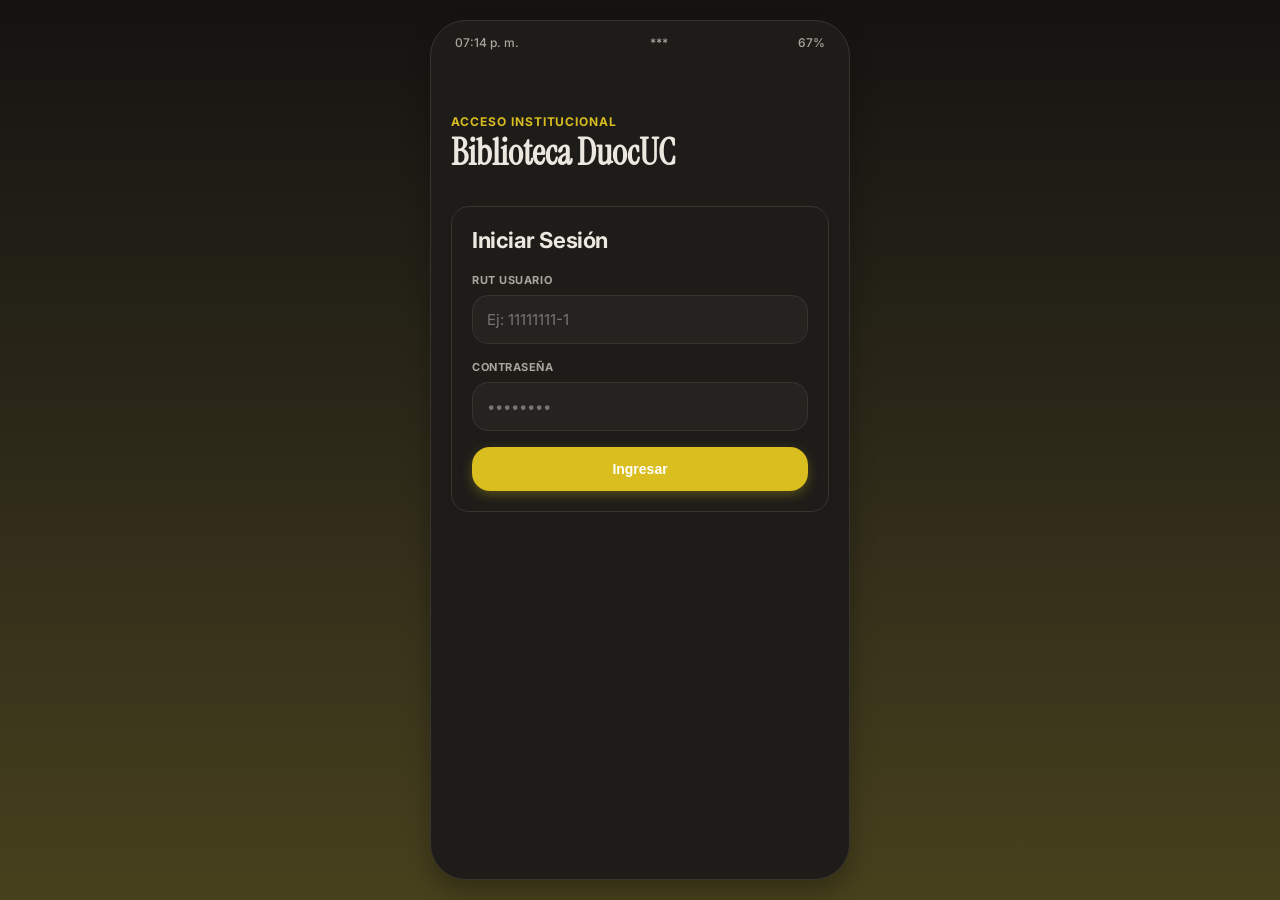
<file: templates/mobile/mobile.html>
<!DOCTYPE html>
<html lang="es" data-theme="light">
<head>
  <meta charset="UTF-8" />
  <meta name="viewport" content="width=device-width, initial-scale=1.0, viewport-fit=cover" />
  <title>App Movil Biblioteca</title>
  <link rel="preconnect" href="https://fonts.googleapis.com">
  <link rel="preconnect" href="https://fonts.gstatic.com" crossorigin>
  <link href="https://fonts.googleapis.com/css2?family=Instrument+Serif&family=Inter:wght@400;500;600;700&display=swap" rel="stylesheet">
  <style>
    :root {
      --bg:#141311; --surface:#1d1c19; --surface-2:#25231f; --text:#ece7df; --muted:#aaa59d;
      --primary:#ffde21d5; --primary-2:#66b0bb; --success:#78b554; --warning:#d3875a; --danger:#d96d7c;
      --border:#38352f; --shadow:0 12px 24px rgba(0,0,0,.28);
    }
    * { box-sizing:border-box; transition: background-color 0.2s ease, border-color 0.2s ease; }
    body {
      margin:0; font-family:'Inter',sans-serif; background:linear-gradient(180deg, var(--bg), color-mix(in srgb, var(--bg) 78%, var(--primary) 22%));
      color:var(--text); min-height:100vh; display:grid; place-items:center; padding:20px;
    }
    .shell {
      width:100%; max-width:420px; height:860px; background:var(--surface); border:1px solid var(--border);
      border-radius:36px; box-shadow:var(--shadow); overflow:hidden; position:relative; display:flex; flex-direction:column;
    }
    .statusbar {
      display:flex; justify-content:space-between; align-items:center; padding:14px 24px 4px; font-size:12px; color:var(--muted); font-weight: 500;
    }
    .screen { display:none; padding:20px 20px 120px; height:calc(100% - 40px); overflow-y:auto; opacity: 0; transform: translateY(10px); }
    .screen.active { display:block; animation: fadeIn 0.3s ease forwards; }
    
    @keyframes fadeIn {
      to { opacity: 1; transform: translateY(0); }
    }

    .hero-card, .card { background:var(--surface); border:1px solid var(--border); border-radius:18px; box-shadow:0 6px 14px rgba(0,0,0,.02); }
    .hero-card { padding:22px; background:linear-gradient(180deg, color-mix(in srgb, var(--surface) 85%, var(--primary) 15%), var(--surface)); }
    .eyebrow { color:var(--primary); font-weight:700; font-size:12px; text-transform:uppercase; letter-spacing:.08em; }
    h1, h2, h3, h4 { margin:0; }
    h1 { font-family:'Instrument Serif', serif; font-size:36px; line-height:1; margin-top:6px; }
    h2 { font-size:22px; margin-bottom:6px; font-weight: 700; letter-spacing: -0.02em; }
    p { margin:0; }
    .muted { color:var(--muted); }
    .row { display:flex; gap:12px; align-items: center; }
    .row.wrap { flex-wrap:wrap; }
    .space { height:16px; }
    
    .search {
      display:flex; align-items:center; gap:10px; margin-top:16px; background:var(--surface-2);
      border:1px solid var(--border); border-radius:18px; padding:14px 16px; cursor:pointer;
    }
    .pill {
      display:inline-flex; align-items:center; justify-content:center; padding:8px 14px; border-radius:999px;
      background:var(--surface-2); color:var(--text); border:1px solid var(--border); font-size:12px; font-weight:600;
    }
    .pill.primary { background:color-mix(in srgb, var(--primary) 15%, var(--surface)); color:var(--primary); border-color:transparent; }
    
    .stats { display:grid; grid-template-columns:repeat(3,1fr); gap:10px; margin-top:18px; }
    .stat { padding:14px 12px; border-radius:18px; background:var(--surface); border:1px solid var(--border); text-align: center; }
    .stat strong { display:block; font-size:22px; color: var(--primary); margin-bottom:2px; }
    
    .section-title { display:flex; justify-content:space-between; align-items:center; margin:24px 0 12px; }
    .list { display:grid; gap:12px; }
    .book { padding:14px; display:grid; grid-template-columns:62px 1fr auto; gap:12px; align-items:center; cursor: pointer; }
    .book:active { background: var(--surface-2); border-radius: 18px; }
    .cover {
      width:62px; height:86px; border-radius:12px; background:linear-gradient(160deg, var(--primary), var(--primary-2));
      display:grid; place-items:center; color:white; font-weight:700; font-size:11px; text-align:center; padding:8px;
    }
    .book h3 { font-size:15px; margin-bottom:4px; font-weight: 600; }
    .book small { display:block; color:var(--muted); line-height:1.4; }
    
    .tag { font-size:11px; font-weight:700; padding:6px 12px; border-radius:999px; text-align: center; white-space: nowrap; }
    .tag.ok { background:rgba(67,122,34,.12); color:var(--success); }
    .tag.warn { background:rgba(150,66,25,.12); color:var(--warning); }
    .tag.danger { background:rgba(161,53,68,.12); color:var(--danger); }
    .tag.disabled { background:var(--surface-2); color:var(--muted); cursor: default; }
    .tag.clickable { cursor: pointer; }
    .tag.clickable:active { transform: scale(0.95); }
    
    .primary-btn, .secondary-btn, .danger-btn {
      width:100%; border:none; padding:14px 18px; border-radius:18px; font-weight:700; font-size:14px; cursor:pointer; display: inline-flex; justify-content: center; align-items: center; gap: 6px;
    }
    .primary-btn { background:var(--primary); color:white; box-shadow: 0 4px 12px color-mix(in srgb, var(--primary) 30%, transparent); }
    .primary-btn:active { transform: scale(0.98); }
    .primary-btn:disabled { opacity: 0.4; cursor: not-allowed; transform: none; }
    .secondary-btn { background:var(--surface-2); color:var(--text); border:1px solid var(--border); }
    .danger-btn { background: rgba(161,53,68,0.1); color: var(--danger); border: 1px solid rgba(161,53,68,0.2); }
    
    .form-card { padding:20px; margin-bottom: 16px; }
    label { display:block; font-size:11px; font-weight:700; color:var(--muted); margin-bottom:8px; text-transform:uppercase; letter-spacing:.05em; }
    input, select {
      width:100%; border:1px solid var(--border); background:var(--surface-2); color:var(--text); border-radius:16px;
      padding:14px; font-size:15px; margin-bottom:16px; font-family: inherit; -webkit-appearance: none;
    }
    input:focus, select:focus { outline:2px solid var(--primary); background: var(--surface); }
    
    .detail { padding:18px; }
    .detail-grid { display:grid; gap:12px; }
    .detail-row { display:flex; justify-content:space-between; padding:10px 0; border-bottom:1px solid var(--border); }
    .detail-row:last-child { border-bottom:none; }
    .detail-label { color:var(--muted); font-size:13px; }
    .detail-value { font-weight:600; font-size:13px; text-align: right; }
    
    /* Copias en detalle */
    .copias-list { margin-top: 16px; }
    .copia-item {
      display: flex; justify-content: space-between; align-items: center;
      padding: 12px 14px; background: var(--surface-2); border: 1px solid var(--border);
      border-radius: 14px; margin-bottom: 8px;
    }
    .copia-info { display: flex; align-items: center; gap: 10px; }
    .copia-id { font-weight: 700; font-size: 13px; color: var(--text); }
    .copia-estado { font-size: 11px; }
    
    .kpi-grid { display:grid; grid-template-columns:1fr 1fr; gap:12px; }
    .kpi { padding:16px; border-radius:18px; background:var(--surface-2); border:1px solid var(--border); }
    .kpi strong { font-size:26px; display:block; margin-bottom:4px; color: var(--text); }
    
    .bottom-nav {
      position:absolute; left:16px; right:16px; bottom:16px; display:none; grid-template-columns:repeat(3,1fr);
      gap:8px; background:color-mix(in srgb, var(--surface) 85%, transparent); backdrop-filter:blur(20px);
      border:1px solid var(--border); border-radius:26px; padding:8px; box-shadow:var(--shadow); z-index: 100;
    }
    .bottom-nav.admin-mode { grid-template-columns:repeat(4,1fr); }
    .nav-item {
      border:none; background:transparent; color:var(--muted); border-radius:18px; padding:10px 4px; font-size:11px; font-weight:700;
      display:grid; gap:4px; justify-items:center; cursor:pointer;
    }
    .nav-item.active { background:var(--surface); color:var(--primary); box-shadow: 0 4px 10px rgba(0,0,0,0.04); }
    .nav-icon { width:20px; height:20px; border-radius:4px; background:currentColor; mask-size:contain; mask-position:center; mask-repeat:no-repeat; -webkit-mask-size:contain; -webkit-mask-position:center; -webkit-mask-repeat:no-repeat; }
    
    .icon-home { mask-image:url('data:image/svg+xml;utf8,<svg xmlns="http://www.w3.org/2000/svg" viewBox="0 0 24 24" fill="black"><path d="M12 3l9 7v11h-6v-7H9v7H3V10l9-7z"/></svg>'); -webkit-mask-image:url('data:image/svg+xml;utf8,<svg xmlns="http://www.w3.org/2000/svg" viewBox="0 0 24 24" fill="black"><path d="M12 3l9 7v11h-6v-7H9v7H3V10l9-7z"/></svg>'); }
    .icon-search { mask-image:url('data:image/svg+xml;utf8,<svg xmlns="http://www.w3.org/2000/svg" viewBox="0 0 24 24" fill="black"><path d="M10 2a8 8 0 105.293 14.293l4.707 4.707 1.414-1.414-4.707-4.707A8 8 0 0010 2zm0 2a6 6 0 110 12 6 6 0 010-12z"/></svg>'); -webkit-mask-image:url('data:image/svg+xml;utf8,<svg xmlns="http://www.w3.org/2000/svg" viewBox="0 0 24 24" fill="black"><path d="M10 2a8 8 0 105.293 14.293l4.707 4.707 1.414-1.414-4.707-4.707A8 8 0 0010 2zm0 2a6 6 0 110 12 6 6 0 010-12z"/></svg>'); }
    .icon-book { mask-image:url('data:image/svg+xml;utf8,<svg xmlns="http://www.w3.org/2000/svg" viewBox="0 0 24 24" fill="black"><path d="M5 3h11a4 4 0 014 4v14H8a3 3 0 00-3 3V3zm3 2v13h10V7a2 2 0 00-2-2H8z"/></svg>'); -webkit-mask-image:url('data:image/svg+xml;utf8,<svg xmlns="http://www.w3.org/2000/svg" viewBox="0 0 24 24" fill="black"><path d="M5 3h11a4 4 0 014 4v14H8a3 3 0 00-3 3V3zm3 2v13h10V7a2 2 0 00-2-2H8z"/></svg>'); }
    .icon-user { mask-image:url('data:image/svg+xml;utf8,<svg xmlns="http://www.w3.org/2000/svg" viewBox="0 0 24 24" fill="black"><path d="M12 12a5 5 0 100-10 5 5 0 000 10zm0 2c-4.418 0-8 2.239-8 5v3h16v-3c0-2.761-3.582-5-8-5z"/></svg>'); -webkit-mask-image:url('data:image/svg+xml;utf8,<svg xmlns="http://www.w3.org/2000/svg" viewBox="0 0 24 24" fill="black"><path d="M12 12a5 5 0 100-10 5 5 0 000 10zm0 2c-4.418 0-8 2.239-8 5v3h16v-3c0-2.761-3.582-5-8-5z"/></svg>'); }
    
    .header-inline { display:flex; justify-content:space-between; align-items:center; margin-bottom:18px; }
    .logout-btn { display: inline-flex; align-items: center; gap: 4px; padding: 8px 12px; background: rgba(161,53,68,0.1); color: var(--danger); border: none; border-radius: 12px; font-size: 12px; font-weight: 700; cursor: pointer; }
    .notice { padding:14px 16px; border-radius:18px; background:color-mix(in srgb, var(--primary) 10%, var(--surface)); border:1px solid var(--border); font-size: 13px; line-height: 1.4; }
    
    .admin-menu-grid { display:grid; gap:12px; }
    .admin-menu-item { padding:16px; text-align: left; background: var(--surface); border: 1px solid var(--border); border-radius: 18px; cursor: pointer; display: flex; justify-content: space-between; align-items: center; }
    .admin-menu-item:active { background: var(--surface-2); }
    .sub-view { display: none; }
    .sub-view.active { display: block; }
    .table-list { width: 100%; border-collapse: collapse; margin-top: 8px; }
    .table-list th, .table-list td { padding: 10px; border-bottom: 1px solid var(--border); text-align: left; font-size: 13px; }
    .table-list th { color: var(--muted); text-transform: uppercase; font-size: 11px; }
    .error-msg { color:var(--danger); font-size:13px; font-weight:600; margin-bottom:14px; display:none; padding: 10px; background: rgba(161,53,68,0.08); border-radius: 10px; text-align: center; }
    .success-msg { color:var(--success); font-size:13px; font-weight:600; margin-bottom:14px; display:none; padding: 10px; background: rgba(67,122,34,0.08); border-radius: 10px; text-align: center; }
    .loading-msg { color:var(--muted); font-size:13px; text-align:center; padding:20px; }
    .empty-state { text-align:center; padding: 40px 20px; color: var(--muted); }
    .empty-state span { font-size: 32px; display: block; margin-bottom: 10px; }
    .stock-indicator { font-size: 12px; color: var(--muted); margin-top: 2px; }
  </style>
</head>
<body>
  <div class="shell" role="application" aria-label="App móvil de biblioteca">
    <div class="statusbar"><span id="clock">06:07</span><span>***</span><span>67%</span></div>

    <!--   LOGIN   -->
    <section class="screen active" id="screen-login">
      <div class="header-inline" style="margin-top: 40px; margin-bottom: 35px;">
        <div>
          <div class="eyebrow">Acceso Institucional</div>
          <h1>Biblioteca DuocUC</h1>
        </div>
      </div>
      <div class="form-card card">
        <h2 style="margin-bottom: 20px;">Iniciar Sesión</h2>
        <div id="login-error" class="error-msg"></div>
        <label for="input-rut">RUT Usuario</label>
        <input id="input-rut" type="text" placeholder="Ej: 11111111-1" required />
        <label for="input-password">Contraseña</label>
        <input id="input-password" type="password" placeholder="••••••••" required />
        <button class="primary-btn" onclick="procesarLogin()">Ingresar</button>
      </div>
    </section>

    <!--   HOME   -->
    <section class="screen" id="screen-home">
      <div class="header-inline">
        <div>
          <div class="eyebrow" id="user-role-label">Estudiante</div>
          <h1 id="user-welcome-label">Tu biblioteca</h1>
        </div>
        <button class="logout-btn" onclick="cerrarSesion()">Salir</button>
      </div>
      <div class="hero-card">
        <p class="muted" style="font-size: 13px; margin-bottom: 4px;">Resumen general de tu cuenta</p>
        <div class="stats">
          <div class="stat"><strong id="home-count-prestamos">0</strong><span class="muted" style="font-size:11px;">Préstamos</span></div>
          <div class="stat"><strong id="home-count-reservas">0</strong><span class="muted" style="font-size:11px;">Reservas</span></div>
          <div class="stat"><strong id="home-count-atrasos">0</strong><span class="muted" style="font-size:11px;">Atrasos</span></div>
        </div>
        <div class="space"></div>
        <div class="notice" id="home-notice-box">No registras alertas pendientes.</div>
      </div>
      <div class="search" onclick="showScreen('search'); cargarCatalogoReal();">
        <span>🔎</span>
        <span class="muted">Buscar por título, autor...</span>
      </div>
    </section>

    <!--   BÚSQUEDA   -->
    <section class="screen" id="screen-search">
      <div class="header-inline">
        <div>
          <div class="eyebrow">Búsqueda</div>
          <h2>Catálogo</h2>
        </div>
      </div>
      <div class="form-card card">
        <label for="busqueda">Filtrar material</label>
        <input id="busqueda" placeholder="Buscar material..." oninput="filtrarCatalogoReal()" />
        <div class="row wrap"><span class="pill primary">Filtro Inteligente</span></div>
      </div>
      <div class="section-title"><h2>Resultados</h2><span class="muted" id="result-count"></span></div>
      <div class="list" id="contenedor-libros"></div>
    </section>

    <!--   DETALLE CON COPIAS   -->
    <section class="screen" id="screen-detail">
      <div class="header-inline">
        <div>
          <div class="eyebrow">Catálogo</div>
          <h2>Detalle de Material</h2>
        </div>
        <button class="secondary-btn" style="width:auto;padding:10px 12px;" onclick="showScreen('search')">Volver</button>
      </div>
      <div class="card detail" id="bloque-detalle">
        <p class="loading-msg">Cargando detalle...</p>
      </div>
    </section>

    <!--   MI FICHA   -->
    <section class="screen" id="screen-loans">
      <div class="header-inline">
        <div>
          <div class="eyebrow">Mi Ficha Académica</div>
          <h2>Estado de Cuentas</h2>
        </div>
      </div>
      <div class="kpi-grid">
        <div class="kpi"><strong id="kpi-total-prestamos">0</strong><span class="muted">Total histórico</span></div>
        <div class="kpi"><strong id="kpi-vigentes" style="color:var(--success);">0</strong><span class="muted">Vigentes</span></div>
      </div>
      <div class="section-title"><h2>Mis Libros</h2></div>
      <div class="list" id="lista-prestamos-reales"></div>
    </section>

    <!--   ADMIN   -->
    <section class="screen" id="screen-admin">
      
      <div id="admin-main-menu" class="sub-view active">
        <div class="header-inline">
          <div>
            <div class="eyebrow">Administración</div>
            <h2>Panel Operaciones</h2>
          </div>
          <span class="pill primary">Estación</span>
        </div>
        <div class="admin-menu-grid">
          <div class="admin-menu-item" onclick="openAdminSubView('view-categories'); cargarCategoriasBD();">
            <div><strong>🗂️ Categorías</strong><p class="muted" style="font-size:12px;">Tipos de material</p></div>
            <span>❯</span>
          </div>
          <div class="admin-menu-item" onclick="openAdminSubView('view-reservas'); cargarReservasAdmin();">
            <div><strong>📋 Reservas Pendientes</strong><p class="muted" style="font-size:12px;">Entregar libros</p></div>
            <span>❯</span>
          </div>
          <div class="admin-menu-item" onclick="openAdminSubView('view-inventory')">
            <div><strong>📦 Inventario</strong><p class="muted" style="font-size:12px;">Ajustar stock y estados</p></div>
            <span>❯</span>
          </div>
          <div class="admin-menu-item" onclick="openAdminSubView('view-transactions')">
            <div><strong>🔄 Transacciones</strong><p class="muted" style="font-size:12px;">Préstamo/Devolución manual</p></div>
            <span>❯</span>
          </div>
          <div class="admin-menu-item" onclick="openAdminSubView('view-ranking'); cargarRankingBD();">
            <div><strong>📊 Más Pedidos</strong><p class="muted" style="font-size:12px;">Ranking de materiales</p></div>
            <span>❯</span>
          </div>
        </div>
      </div>

      <div id="view-categories" class="sub-view">
        <div class="header-inline">
          <h2>Categorías</h2>
          <button class="secondary-btn" style="width:auto;padding:8px 12px;" onclick="closeAdminSubView()">Volver</button>
        </div>
        <div class="form-card card">
          <label>Agregar Nuevo Tipo</label>
          <input id="input-cat-nombre" type="text" placeholder="Ej: Material Digital" />
          <div id="cat-success" class="success-msg"></div>
          <button class="primary-btn" onclick="guardarCategoria()">Guardar Categoría</button>
        </div>
        <table class="table-list">
          <thead><tr><th>Nombre</th><th>Estado</th><th>Acción</th></tr></thead>
          <tbody id="tabla-categorias-body">
            <tr><td colspan="3" class="loading-msg">Cargando...</td></tr>
          </tbody>
        </table>
      </div>

      <div id="view-reservas" class="sub-view">
        <div class="header-inline">
          <h2>Reservas Pendientes</h2>
          <button class="secondary-btn" style="width:auto;padding:8px 12px;" onclick="closeAdminSubView()">Volver</button>
        </div>
        <div class="list" id="lista-reservas-admin">
          <p class="loading-msg">Cargando reservas...</p>
        </div>
      </div>

      <div id="view-inventory" class="sub-view">
        <div class="header-inline">
          <h2>Inventario</h2>
          <button class="secondary-btn" style="width:auto;padding:8px 12px;" onclick="closeAdminSubView()">Volver</button>
        </div>
        <div class="form-card card">
          <label>ID Copia / Ejemplar</label>
          <input id="inv-idcopia" type="number" placeholder="Ej: 1" />
          <label>Acción</label>
          <select id="inv-estado">
            <option value="Disponible">Disponible</option>
            <option value="Dañado">Registrar como Dañado</option>
            <option value="Baja">Dar de Baja</option>
          </select>
          <div id="inv-success" class="success-msg"></div>
          <div id="inv-error" class="error-msg"></div>
          <button class="primary-btn" onclick="actualizarInventario()">Aplicar Cambio</button>
        </div>
      </div>

      <div id="view-transactions" class="sub-view">
        <div class="header-inline">
          <h2>Transacciones</h2>
          <button class="secondary-btn" style="width:auto;padding:8px 12px;" onclick="closeAdminSubView()">Volver</button>
        </div>
        <div class="form-card card">
          <label>RUT del Alumno</label>
          <input id="tx-rut" type="text" placeholder="11111111-1" />
          <label>ID Copia del Material</label>
          <input id="tx-idcopia" type="number" placeholder="Ej: 1" />
          <div id="tx-success" class="success-msg"></div>
          <div id="tx-error" class="error-msg"></div>
          <div class="row">
            <button class="primary-btn" style="background:var(--success);box-shadow:none;" onclick="transaccionPrestamo()">Préstamo</button>
            <button class="primary-btn" style="background:var(--primary-2);box-shadow:none;" onclick="transaccionDevolucion()">Devolución</button>
          </div>
        </div>
      </div>

      <div id="view-ranking" class="sub-view">
        <div class="header-inline">
          <h2>Más Pedidos</h2>
          <button class="secondary-btn" style="width:auto;padding:8px 12px;" onclick="closeAdminSubView()">Volver</button>
        </div>
        <p class="muted" style="font-size:13px; margin-bottom:12px;">Apoyo técnico para reposición:</p>
        <div class="list" id="lista-ranking">
          <p class="loading-msg">Cargando ranking...</p>
        </div>
      </div>

    </section>

    <nav class="bottom-nav" id="main-nav" aria-label="Navegación principal">
      <button class="nav-item active" data-screen="home"><span class="nav-icon icon-home"></span><span>Inicio</span></button>
      <button class="nav-item" data-screen="search"><span class="nav-icon icon-search"></span><span>Buscar</span></button>
      <button class="nav-item" data-screen="loans"><span class="nav-icon icon-book"></span><span>Mi ficha</span></button>
      <button class="nav-item" data-screen="admin" id="nav-admin-tab" style="display:none;"><span class="nav-icon icon-user"></span><span>Admin</span></button>
    </nav>
  </div>

  <script>
    //   VARIABLES GLOBALES  
    let librosCargados = [];
    
    const screens = {
      login: document.getElementById('screen-login'),
      home: document.getElementById('screen-home'),
      search: document.getElementById('screen-search'),
      detail: document.getElementById('screen-detail'),
      loans: document.getElementById('screen-loans'),
      admin: document.getElementById('screen-admin')
    };
    
    const navItems = document.querySelectorAll('.nav-item');
    const mainNav = document.getElementById('main-nav');
    const adminTab = document.getElementById('nav-admin-tab');

    function updateClock() {
      const now = new Date();
      document.getElementById('clock').textContent = now.toLocaleTimeString('es-CL', {hour:'2-digit', minute:'2-digit'});
    }
    updateClock();
    setInterval(updateClock, 30000);

    //   NAVEGACIÓN  
    function showScreen(name) {
      Object.values(screens).forEach(s => s.classList.remove('active'));
      if (screens[name]) screens[name].classList.add('active');
      navItems.forEach(item => item.classList.toggle('active', item.dataset.screen === name));
    }

    navItems.forEach(item => {
      item.addEventListener('click', () => {
        const destino = item.dataset.screen;
        showScreen(destino);
        if (destino === 'search') cargarCatalogoReal();
        if (destino === 'loans') cargarFichaCompletaBD();
        if (destino === 'admin') closeAdminSubView();
      });
    });

    //   ADMIN SUB-VIEWS  
    function openAdminSubView(viewId) {
      document.querySelectorAll('.sub-view').forEach(v => v.classList.remove('active'));
      document.getElementById(viewId).classList.add('active');
    }

    function closeAdminSubView() {
      document.querySelectorAll('.sub-view').forEach(v => v.classList.remove('active'));
      document.getElementById('admin-main-menu').classList.add('active');
    }

    //   LOGIN  
    async function procesarLogin() {
      const rut = document.getElementById('input-rut').value.trim();
      const password = document.getElementById('input-password').value;
      const errorDiv = document.getElementById('login-error');
      errorDiv.style.display = 'none';

      if (!rut || !password) {
        errorDiv.innerText = "Completa todos los campos";
        errorDiv.style.display = 'block';
        return;
      }

      try {
        const response = await fetch('/api/login', {
          method: 'POST',
          headers: { 'Content-Type': 'application/json' },
          body: JSON.stringify({ rut, password })
        });
        const resultado = await response.json();

        if (resultado.success) {
          if (resultado.idtipousuario === 1) {
            document.getElementById('user-role-label').innerText = "Administrador";
            adminTab.style.display = "grid";
            mainNav.classList.add('admin-mode');
          } else {
            document.getElementById('user-role-label').innerText = "Estudiante";
            adminTab.style.display = "none";
            mainNav.classList.remove('admin-mode');
          }
          document.getElementById('user-welcome-label').innerText = `¡Hola, ${resultado.nombre}!`;
          mainNav.style.display = "grid";
          await cargarResumenBD();
          showScreen('home');
        } else {
          errorDiv.innerText = resultado.message;
          errorDiv.style.display = 'block';
        }
      } catch (error) {
        errorDiv.innerText = "Error de conexión con el servidor";
        errorDiv.style.display = 'block';
      }
    }

    async function cerrarSesion() {
      try { await fetch('/api/logout', { method: 'POST' }); } catch (e) {}
      document.getElementById('input-rut').value = "";
      document.getElementById('input-password').value = "";
      mainNav.style.display = "none";
      librosCargados = [];
      showScreen('login');
    }

    //   RESUMEN HOME  
    async function cargarResumenBD() {
      try {
        const response = await fetch('/api/resumen_usuario');
        if (response.ok) {
          const data = await response.json();
          document.getElementById('home-count-prestamos').innerText = data.prestamos;
          document.getElementById('home-count-reservas').innerText = data.reservas;
          document.getElementById('home-count-atrasos').innerText = data.atrasos;

          const noticeBox = document.getElementById('home-notice-box');
          if (data.atrasos > 0) {
            noticeBox.innerHTML = `⚠️ Tienes <strong>${data.atrasos} libro(s) atrasado(s)</strong>. Acércate al mesón.`;
            noticeBox.style.background = "rgba(161,53,68,0.1)";
          } else if (data.prestamos > 0) {
            noticeBox.innerHTML = `📘 Tienes <strong>${data.prestamos} libro(s)</strong> vigentes.`;
            noticeBox.style.background = "color-mix(in srgb, var(--primary) 10%, var(--surface))";
          } else {
            noticeBox.innerText = "No registras alertas pendientes.";
            noticeBox.style.background = "var(--surface-2)";
          }
        }
      } catch (error) {
        console.error("Error cargando resumen:", error);
      }
    }

    //   CATÁLOGO AGRUPADO (  
    async function cargarCatalogoReal() {
      const contenedor = document.getElementById('contenedor-libros');
      contenedor.innerHTML = '<p class="loading-msg">Cargando catálogo...</p>';
      document.getElementById('result-count').textContent = '';

      try {
        const response = await fetch('/api/catalogo_agrupado');
        if (response.ok) {
          const data = await response.json();
          librosCargados = data.libros || [];
          renderizarLibros(librosCargados);
        } else {
          contenedor.innerHTML = '<p class="error-msg" style="display:block;">Error al cargar catálogo</p>';
        }
      } catch (e) {
        contenedor.innerHTML = '<p class="error-msg" style="display:block;">Error de conexión</p>';
      }
    }

    function renderizarLibros(lista) {
      const contenedor = document.getElementById('contenedor-libros');
      document.getElementById('result-count').textContent = `${lista.length} resultado(s)`;
      
      if (lista.length === 0) {
        contenedor.innerHTML = '<div class="empty-state"><span>📭</span><p>No se encontraron materiales.</p></div>';
        return;
      }

      contenedor.innerHTML = '';
      lista.forEach(libro => {
        const disponibles = libro.copias_disponibles || 0;
        const total = libro.total_copias || 0;
        
        let tagClass = 'ok';
        let tagText = `${disponibles} disp.`;
        
        if (disponibles === 0) {
          tagClass = 'danger';
          tagText = 'Sin stock';
        } else if (disponibles < total) {
          tagClass = 'warn';
        }

        contenedor.innerHTML += `
          <div class="card book" onclick="verDetalleLibro(${libro.idmaterial})">
            <div class="cover">${libro.titulo.substring(0, 15)}...</div>
            <div>
              <h3>${libro.titulo}</h3>
              <small>${libro.autor}</small>
              <div class="stock-indicator">${disponibles}/${total} copias disponibles</div>
            </div>
            <span class="tag ${tagClass}">${tagText}</span>
          </div>
        `;
      });
    }

    function filtrarCatalogoReal() {
      const texto = document.getElementById('busqueda').value.toLowerCase().trim();
      const filtrados = librosCargados.filter(libro => 
        libro.titulo.toLowerCase().includes(texto) || 
        libro.autor.toLowerCase().includes(texto)
      );
      renderizarLibros(filtrados);
    }

    //   DETALLE LIBRO CON COPIAS   
    async function verDetalleLibro(idmaterial) {
      const bloque = document.getElementById('bloque-detalle');
      bloque.innerHTML = '<p class="loading-msg">Cargando detalle y copias...</p>';
      showScreen('detail');

      try {
        const response = await fetch(`/api/material/${idmaterial}/copias`);
        const data = await response.json();

        if (data.success) {
          const m = data.material;
          const copias = data.copias;
          
          const disponibles = copias.filter(c => c.estado === 'Disponible').length;
          
          bloque.innerHTML = `
            <div style="text-align:center; margin-bottom:20px;">
              <div class="cover" style="width:100px;height:140px;margin:0 auto;font-size:14px;">${m.titulo.substring(0, 20)}...</div>
            </div>
            <h2 style="text-align:center; margin-bottom:5px;">${m.titulo}</h2>
            <p style="text-align:center; color:var(--muted); margin-bottom:20px;">${m.autor} • ${m.tipo || 'N/A'}</p>
            
            <div class="detail-grid" style="margin-bottom:20px;">
              <div class="detail-row">
                <span class="detail-label">Total copias</span>
                <span class="detail-value">${copias.length}</span>
              </div>
              <div class="detail-row">
                <span class="detail-label">Disponibles</span>
                <span class="detail-value" style="color: ${disponibles > 0 ? 'var(--success)' : 'var(--danger)'}">${disponibles}</span>
              </div>
            </div>

            <h3 style="color:var(--primary); font-size:14px; margin-bottom:12px; text-transform:uppercase; letter-spacing:0.05em;">Estado de Copias</h3>
            <div class="copias-list">
              ${copias.length === 0 ? '<p class="muted" style="text-align:center; padding:15px;">No hay copias registradas</p>' : ''}
              ${copias.map(c => {
                const esDisponible = c.estado === 'Disponible';
                const estadoColor = esDisponible ? 'var(--success)' : (c.estado === 'Reservado' ? 'var(--warning)' : 'var(--danger)');
                return `
                  <div class="copia-item">
                    <div class="copia-info">
                      <span class="copia-id">#${c.idcopia}</span>
                      <span class="copia-estado" style="color:${estadoColor}">${c.estado}</span>
                    </div>
                    ${esDisponible 
                      ? `<button class="tag ok clickable" onclick="reservarLibro(${c.idcopia}, ${idmaterial})">Reservar</button>` 
                      : `<span class="tag disabled">${c.estado}</span>`
                    }
                  </div>
                `;
              }).join('')}
            </div>
          `;
        } else {
          bloque.innerHTML = '<p class="error-msg" style="display:block;">Error al cargar detalle</p>';
        }
      } catch (e) {
        bloque.innerHTML = '<p class="error-msg" style="display:block;">Error de conexión</p>';
      }
    }

    //   RESERVAR LIBRO  
    async function reservarLibro(idcopia, idmaterial) {
      if (!confirm("¿Confirmas la reserva de esta copia?")) return;

      try {
        const response = await fetch('/api/resumen_usuario', {
          method: 'POST',
          headers: { 'Content-Type': 'application/json' },
          body: JSON.stringify({ idcopia })
        });

        const data = await response.json();

        if (data.success) {
          alert(data.mensaje);
          // Volver a cargar el detalle para actualizar el estado de las copias
          if (idmaterial) {
            verDetalleLibro(idmaterial);
          } else {
            librosCargados = [];
            await cargarResumenBD();
            showScreen('home');
          }
        } else {
          alert("Error: " + data.error);
        }
      } catch (e) {
        alert("Error de conexión al reservar");
      }
    }

    //   MI FICHA   
    async function cargarFichaCompletaBD() {
      const contenedor = document.getElementById('lista-prestamos-reales');
      contenedor.innerHTML = '<p class="loading-msg">Cargando historial...</p>';

      try {
        const response = await fetch('/api/mis_prestamos');
        if (response.ok) {
          const prestamos = await response.json();
          
          document.getElementById('kpi-total-prestamos').innerText = prestamos.length;
          const vigentes = prestamos.filter(p => p.estado === 'Vigente').length;
          document.getElementById('kpi-vigentes').innerText = vigentes;

          contenedor.innerHTML = '';

          if (prestamos.length === 0) {
            contenedor.innerHTML = '<div class="empty-state"><span>📭</span><p>No tienes préstamos registrados.</p></div>';
            return;
          }

          prestamos.forEach(item => {
            let tagClass = 'ok';
            if (item.estado === 'Atrasado') tagClass = 'danger';
            else if (item.estado === 'Devuelto') tagClass = 'disabled';
            else if (item.estado === 'Reservado') tagClass = 'warn';

            contenedor.innerHTML += `
              <div class="card book">
                <div class="cover">${item.titulo.substring(0, 12)}...</div>
                <div>
                  <h3>${item.titulo}</h3>
                  <small>Copia: #${item.idcopia}<br>Dev: ${item.fecha_devolucion || 'Pendiente'}</small>
                </div>
                <span class="tag ${tagClass}">${item.estado}</span>
              </div>
            `;
          });
        }
      } catch (error) {
        contenedor.innerHTML = '<p class="error-msg" style="display:block;">Error al cargar historial</p>';
      }
    }

    //   ADMIN: CATEGORÍAS  
    async function cargarCategoriasBD() {
      const tbody = document.getElementById('tabla-categorias-body');
      tbody.innerHTML = '<tr><td colspan="3" class="loading-msg">Cargando...</td></tr>';

      try {
        const response = await fetch('/api/categorias');
        const data = await response.json();
        
        if (data.success) {
          tbody.innerHTML = '';
          data.categorias.forEach(cat => {
            const activa = cat.activo === 1;
            tbody.innerHTML += `
              <tr>
                <td>${cat.nombre}</td>
                <td><span class="tag ${activa ? 'ok' : 'danger'}">${activa ? 'Activo' : 'Inactivo'}</span></td>
                <td>
                  <button class="tag ${activa ? 'danger' : 'ok'} clickable" onclick="toggleCategoria(${cat.idtipo})">
                    ${activa ? 'Desactivar' : 'Activar'}
                  </button>
                </td>
              </tr>
            `;
          });
        }
      } catch (e) {
        tbody.innerHTML = '<tr><td colspan="3" class="error-msg" style="display:block;">Error al cargar</td></tr>';
      }
    }

    async function guardarCategoria() {
      const nombre = document.getElementById('input-cat-nombre').value.trim();
      const successDiv = document.getElementById('cat-success');
      successDiv.style.display = 'none';

      if (!nombre) return alert("Escribe un nombre");

      try {
        const response = await fetch('/api/categorias', {
          method: 'POST',
          headers: { 'Content-Type': 'application/json' },
          body: JSON.stringify({ nombre })
        });
        const data = await response.json();
        
        if (data.success) {
          successDiv.innerText = data.message;
          successDiv.style.display = 'block';
          document.getElementById('input-cat-nombre').value = '';
          cargarCategoriasBD();
        } else {
          alert(data.message);
        }
      } catch (e) {
        alert("Error al guardar");
      }
    }

    async function toggleCategoria(idtipo) {
      try {
        const response = await fetch(`/api/categorias/${idtipo}/toggle`, { method: 'POST' });
        const data = await response.json();
        if (data.success) {
          cargarCategoriasBD();
        } else {
          alert(data.message);
        }
      } catch (e) {
        alert("Error al cambiar estado");
      }
    }

    //   ADMIN: RESERVAS  
    async function cargarReservasAdmin() {
      const contenedor = document.getElementById('lista-reservas-admin');
      contenedor.innerHTML = '<p class="loading-msg">Cargando reservas...</p>';

      try {
        const response = await fetch('/api/admin/ver_reservas');
        const data = await response.json();

        if (data.success) {
          if (data.reservas.length === 0) {
            contenedor.innerHTML = '<div class="empty-state"><span>✅</span><p>No hay reservas pendientes.</p></div>';
            return;
          }

          contenedor.innerHTML = '';
          data.reservas.forEach(r => {
            contenedor.innerHTML += `
              <div class="card book">
                <div class="cover">${r.titulo.substring(0, 12)}...</div>
                <div>
                  <h3>${r.titulo}</h3>
                  <small>${r.alumno}<br>RUT: ${r.rut}<br>${r.fecha_prestamo}</small>
                </div>
                <span class="tag ok clickable" onclick="entregarLibro(${r.idprestamo}, ${r.idcopia})">Entregar</span>
              </div>
            `;
          });
        }
      } catch (e) {
        contenedor.innerHTML = '<p class="error-msg" style="display:block;">Error al cargar</p>';
      }
    }

    async function entregarLibro(idprestamo, idcopia) {
      if (!confirm("¿Confirmar entrega de este libro?")) return;

      try {
        const response = await fetch('/api/admin/entregar_libro', {
          method: 'POST',
          headers: { 'Content-Type': 'application/json' },
          body: JSON.stringify({ idprestamo, idcopia })
        });
        const data = await response.json();
        
        if (data.success) {
          alert(data.message);
          cargarReservasAdmin();
        } else {
          alert(data.message);
        }
      } catch (e) {
        alert("Error al entregar");
      }
    }

    //   ADMIN: INVENTARIO  
    async function actualizarInventario() {
      const idcopia = document.getElementById('inv-idcopia').value;
      const estado = document.getElementById('inv-estado').value;
      const successDiv = document.getElementById('inv-success');
      const errorDiv = document.getElementById('inv-error');
      
      successDiv.style.display = 'none';
      errorDiv.style.display = 'none';

      if (!idcopia) {
        errorDiv.innerText = "Ingresa ID de copia";
        errorDiv.style.display = 'block';
        return;
      }

      try {
        const response = await fetch('/api/admin/inventario', {
          method: 'POST',
          headers: { 'Content-Type': 'application/json' },
          body: JSON.stringify({ idcopia: parseInt(idcopia), estado })
        });
        const data = await response.json();

        if (data.success) {
          successDiv.innerText = data.message;
          successDiv.style.display = 'block';
          document.getElementById('inv-idcopia').value = '';
        } else {
          errorDiv.innerText = data.message;
          errorDiv.style.display = 'block';
        }
      } catch (e) {
        errorDiv.innerText = "Error de conexión";
        errorDiv.style.display = 'block';
      }
    }

    //   ADMIN: TRANSACCIONES  
    async function transaccionPrestamo() {
      const rut = document.getElementById('tx-rut').value.trim();
      const idcopia = document.getElementById('tx-idcopia').value;
      const successDiv = document.getElementById('tx-success');
      const errorDiv = document.getElementById('tx-error');
      
      successDiv.style.display = 'none';
      errorDiv.style.display = 'none';

      if (!rut || !idcopia) {
        errorDiv.innerText = "Completa RUT y ID Copia";
        errorDiv.style.display = 'block';
        return;
      }

      try {
        const response = await fetch('/api/admin/transaccion/prestamo', {
          method: 'POST',
          headers: { 'Content-Type': 'application/json' },
          body: JSON.stringify({ rut, idcopia: parseInt(idcopia) })
        });
        const data = await response.json();

        if (data.success) {
          successDiv.innerText = data.message;
          successDiv.style.display = 'block';
          document.getElementById('tx-rut').value = '';
          document.getElementById('tx-idcopia').value = '';
        } else {
          errorDiv.innerText = data.message;
          errorDiv.style.display = 'block';
        }
      } catch (e) {
        errorDiv.innerText = "Error de conexión";
        errorDiv.style.display = 'block';
      }
    }

    async function transaccionDevolucion() {
      const idcopia = document.getElementById('tx-idcopia').value;
      const successDiv = document.getElementById('tx-success');
      const errorDiv = document.getElementById('tx-error');
      
      successDiv.style.display = 'none';
      errorDiv.style.display = 'none';

      if (!idcopia) {
        errorDiv.innerText = "Ingresa ID Copia";
        errorDiv.style.display = 'block';
        return;
      }

      try {
        const response = await fetch('/api/admin/transaccion/devolucion', {
          method: 'POST',
          headers: { 'Content-Type': 'application/json' },
          body: JSON.stringify({ idcopia: parseInt(idcopia) })
        });
        const data = await response.json();

        if (data.success) {
          successDiv.innerText = data.message;
          successDiv.style.display = 'block';
          document.getElementById('tx-rut').value = '';
          document.getElementById('tx-idcopia').value = '';
        } else {
          errorDiv.innerText = data.message;
          errorDiv.style.display = 'block';
        }
      } catch (e) {
        errorDiv.innerText = "Error de conexión";
        errorDiv.style.display = 'block';
      }
    }

    //   ADMIN: RANKING  
    async function cargarRankingBD() {
      const contenedor = document.getElementById('lista-ranking');
      contenedor.innerHTML = '<p class="loading-msg">Cargando ranking...</p>';

      try {
        const response = await fetch('/api/admin/top_materiales');
        const data = await response.json();

        if (data.success) {
          if (data.materiales.length === 0) {
            contenedor.innerHTML = '<div class="empty-state"><span>📊</span><p>No hay datos de préstamos aún.</p></div>';
            return;
          }

          contenedor.innerHTML = '';
          data.materiales.forEach((m, i) => {
            contenedor.innerHTML += `
              <div class="card" style="padding:12px; display:flex; justify-content:space-between;">
                <span>
                  <strong>${i + 1}. ${m.titulo}</strong>
                  <br><small class="muted">${m.autor}</small>
                </span>
                <span class="tag ok">${m.veces_prestado} veces</span>
              </div>
            `;
          });
        }
      } catch (e) {
        contenedor.innerHTML = '<p class="error-msg" style="display:block;">Error al cargar</p>';
      }
    }

    // ENTER PARA LOGIN 
    document.getElementById('input-password').addEventListener('keypress', function(e) {
      if (e.key === 'Enter') procesarLogin();
    });
    document.getElementById('input-rut').addEventListener('keypress', function(e) {
      if (e.key === 'Enter') document.getElementById('input-password').focus();
    });
  </script>
</body>
</html>
</file>
